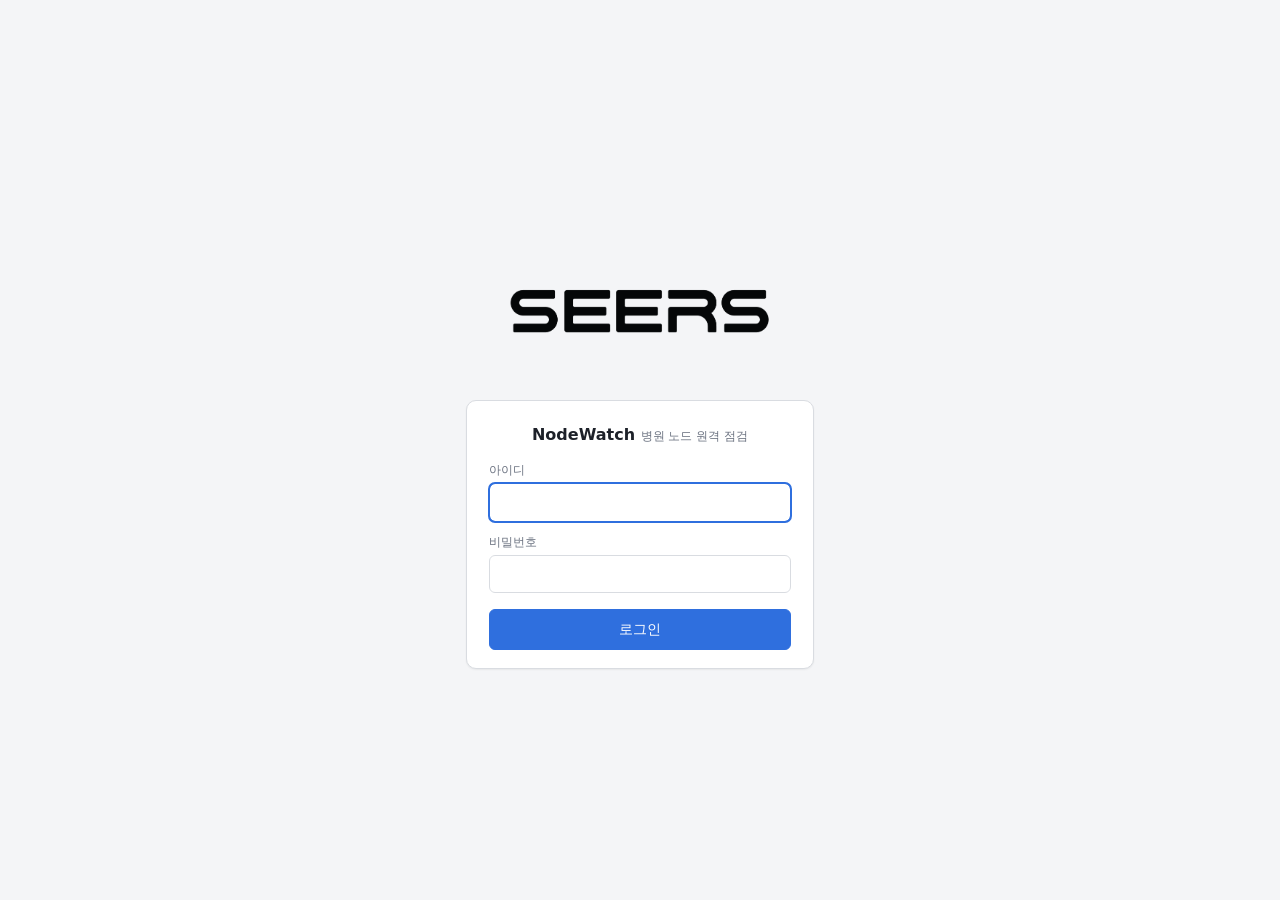
<file: console/app/static/login.html>
<!doctype html>
<html lang="ko">
<head>
  <meta charset="utf-8">
  <meta name="viewport" content="width=device-width, initial-scale=1">
  <title>NodeWatch 로그인</title>
  <link rel="stylesheet" href="style.css">
</head>
<body class="login-page">
  <main class="login-wrap">
    <img class="login-logo" src="img.png" alt="SEERS">
    <form id="login-form" class="login-card" autocomplete="on" novalidate>
      <h1>NodeWatch <span class="muted">병원 노드 원격 점검</span></h1>
      <label class="field">
        <span>아이디</span>
        <input id="username" name="username" type="text" autocomplete="username" required autofocus>
      </label>
      <label class="field">
        <span>비밀번호</span>
        <input id="password" name="password" type="password" autocomplete="current-password" required>
      </label>
      <p id="login-error" class="error-text" role="alert" hidden></p>
      <button id="login-btn" class="btn primary login-btn" type="submit">로그인</button>
    </form>
  </main>
  <script>
    "use strict";
    // 로그인 페이지 전용 스크립트. 성공하면 세션 쿠키(HttpOnly)가 설정되고 대시보드로 이동한다.
    const form = document.getElementById("login-form");
    const err = document.getElementById("login-error");
    const btn = document.getElementById("login-btn");

    form.addEventListener("submit", async (ev) => {
      ev.preventDefault();
      const username = form.username.value.trim();
      const password = form.password.value;
      if (!username || !password) {
        showError("아이디와 비밀번호를 입력하세요.");
        return;
      }
      btn.disabled = true;
      err.hidden = true;
      try {
        const resp = await fetch("/api/login", {
          method: "POST",
          headers: { "Content-Type": "application/json" },
          body: JSON.stringify({ username, password }),
          cache: "no-store",
        });
        if (resp.ok) {
          // 로그인 전에 열려던 탭(#events 등)이 있으면 그대로 이어서 연다
          location.replace("/" + location.hash);
          return;
        }
        let detail = `로그인 실패 (HTTP ${resp.status})`;
        try {
          const data = await resp.json();
          if (data && typeof data.detail === "string") detail = data.detail;
        } catch (e) { /* 본문 없음 */ }
        showError(detail);
        form.password.value = "";
        form.password.focus();
      } catch (e) {
        showError("콘솔에 연결할 수 없습니다.");
      } finally {
        btn.disabled = false;
      }
    });

    function showError(text) {
      err.textContent = text;
      err.hidden = false;
    }
  </script>
</body>
</html>
</file>
<file: console/app/static/style.css>
:root {
  --bg: #f4f5f7;
  --panel: #ffffff;
  --border: #d9dce1;
  --text: #1d2129;
  --muted: #6b7280;
  --grid: #e7e9ed;
  --ok: #1f9d55;
  --warn: #d48806;
  --crit: #d93026;
  --unknown: #8a9099;
  --accent: #2f6fde;
  --bar-bg: #e9ebef;
  --banner: #7a1f1a;
  --shadow: 0 1px 2px rgba(0, 0, 0, .06);
  color-scheme: light;
}

@media (prefers-color-scheme: dark) {
  :root {
    --bg: #111217;
    --panel: #181b1f;
    --border: #2c3036;
    --text: #d8d9da;
    --muted: #8e9297;
    --grid: #262a30;
    --ok: #3fb950;
    --warn: #e0a42b;
    --crit: #f2544b;
    --unknown: #7d838b;
    --accent: #5794f2;
    --bar-bg: #262a30;
    --banner: #8e2a24;
    --shadow: none;
    color-scheme: dark;
  }
}

* { box-sizing: border-box; }

body {
  margin: 0;
  background: var(--bg);
  color: var(--text);
  font: 14px/1.45 system-ui, -apple-system, "Segoe UI", "Malgun Gothic", "Apple SD Gothic Neo", sans-serif;
}

h2 { font-size: 15px; margin: 0; }
.muted { color: var(--muted); font-weight: normal; font-size: 12px; }

/* ---------------------------------------------------------------- header */

.topbar {
  display: flex; align-items: center; gap: 24px; flex-wrap: wrap;
  padding: 10px 20px; background: var(--panel); border-bottom: 1px solid var(--border);
  position: sticky; top: 0; z-index: 10;
}
.brand { font-weight: 700; font-size: 16px; }
.brand .sub { font-weight: normal; color: var(--muted); font-size: 12px; margin-left: 6px; }
.tabs { display: flex; gap: 4px; flex-wrap: wrap; }
.tabs a {
  padding: 6px 12px; border-radius: 6px; color: var(--muted); text-decoration: none;
}
.tabs a:hover { background: var(--bg); color: var(--text); }
.tabs a.active { background: var(--accent); color: #fff; }
.userbox { margin-left: auto; display: flex; align-items: center; gap: 10px; }
.role-tag { font-size: 11px; padding: 1px 6px; border-radius: 4px; border: 1px solid var(--border); color: var(--muted); margin-left: 4px; }
/* 제어 기능은 역할을 확인하기 전까지 숨긴다 (서버도 monitor에게 403) */
.admin-only { display: none !important; }
body.role-admin .admin-only { display: revert !important; }

.banner {
  background: var(--banner); color: #fff; padding: 8px 20px; font-weight: 600;
  position: sticky; top: 49px; z-index: 9;
}
body.disconnected main { opacity: .45; filter: grayscale(.4); }

main { padding: 16px 20px 40px; max-width: 1400px; margin: 0 auto; }

/* ---------------------------------------------------------------- common */

.box, .card, .panel {
  background: var(--panel); border: 1px solid var(--border); border-radius: 8px; box-shadow: var(--shadow);
}
.box { padding: 14px 16px; }
.box-head { display: flex; justify-content: space-between; align-items: center; gap: 12px; margin-bottom: 10px; }

.btn {
  font: inherit; padding: 6px 14px; border-radius: 6px; cursor: pointer;
  border: 1px solid var(--border); background: var(--panel); color: var(--text);
}
.btn:hover:not(:disabled) { border-color: var(--accent); }
.btn:disabled { opacity: .5; cursor: not-allowed; }
.btn.primary { background: var(--accent); border-color: var(--accent); color: #fff; }
.btn.danger { background: var(--crit); border-color: var(--crit); color: #fff; }
.btn.small { padding: 3px 10px; font-size: 12px; }

select, input[type=number] {
  font: inherit; padding: 5px 8px; border: 1px solid var(--border); border-radius: 6px;
  background: var(--panel); color: var(--text);
}
.field { display: flex; flex-direction: column; gap: 4px; margin-bottom: 12px; }
.field > span { font-size: 12px; color: var(--muted); }
.check { display: inline-flex; align-items: center; gap: 6px; cursor: pointer; }

.warn-text { color: var(--warn); margin: 10px 0 0; }
.error-text { color: var(--crit); margin: 10px 0 0; }

/* 상태 배지 */
.badge {
  display: inline-block; padding: 1px 8px; border-radius: 999px; font-size: 12px; font-weight: 600;
  color: #fff; white-space: nowrap;
}
.s-HEALTHY, .r-SUCCESS, .j-COMPLETED { background: var(--ok); }
.s-WARNING, .j-PARTIAL { background: var(--warn); }
.s-CRITICAL, .s-UNREACHABLE, .r-FAILED, .j-FAILED { background: var(--crit); }
.s-UNKNOWN, .r-UNKNOWN, .r-PENDING, .j-INTERRUPTED { background: var(--unknown); }
.r-RUNNING, .j-RUNNING { background: var(--accent); }
.badge.outline { background: transparent; color: var(--warn); border: 1px solid var(--warn); }
.risk-HIGH { background: var(--crit); }
.risk-MEDIUM { background: var(--warn); }
.risk-LOW { background: var(--accent); }
.risk-NONE { background: var(--unknown); }

/* ---------------------------------------------------------------- tab 1: status */

.summary { display: flex; gap: 12px; flex-wrap: wrap; margin-bottom: 14px; }
.summary .stat {
  background: var(--panel); border: 1px solid var(--border); border-radius: 8px;
  padding: 8px 16px; min-width: 110px; border-left-width: 4px;
}
.summary .stat .n { font-size: 22px; font-weight: 700; }
.summary .stat .l { font-size: 12px; color: var(--muted); }
.stat.ok { border-left-color: var(--ok); }
.stat.warn { border-left-color: var(--warn); }
.stat.crit { border-left-color: var(--crit); }
.stat.unknown { border-left-color: var(--unknown); }

.cards { display: grid; grid-template-columns: repeat(auto-fill, minmax(300px, 1fr)); gap: 14px; }
.card { padding: 14px 16px; border-top-width: 4px; }
.card.st-HEALTHY { border-top-color: var(--ok); }
.card.st-WARNING { border-top-color: var(--warn); }
.card.st-CRITICAL, .card.st-UNREACHABLE { border-top-color: var(--crit); }
.card.st-UNKNOWN { border-top-color: var(--unknown); }
.card-head { display: flex; justify-content: space-between; align-items: baseline; gap: 8px; }
.card-head .name { font-size: 16px; font-weight: 700; }
.card-head .id { color: var(--muted); font-size: 12px; margin-left: 6px; }
.reasons { margin: 8px 0; padding-left: 18px; color: var(--text); min-height: 1.45em; }
.reasons li { font-size: 13px; }
.reasons.none { list-style: none; padding-left: 0; color: var(--muted); }
.stale-values { opacity: .55; }

.metric { display: grid; grid-template-columns: 42px 1fr 52px; align-items: center; gap: 8px; margin: 5px 0; }
.metric .k { font-size: 12px; color: var(--muted); }
.metric .v { text-align: right; font-variant-numeric: tabular-nums; font-size: 13px; }
.bar { position: relative; height: 8px; background: var(--bar-bg); border-radius: 4px; overflow: hidden; }
.bar > i { position: absolute; inset: 0 auto 0 0; background: var(--ok); border-radius: 4px; }
.bar > i.warn { background: var(--warn); }
.bar > i.crit { background: var(--crit); }
.bar > b { position: absolute; top: 0; bottom: 0; width: 1px; background: var(--muted); opacity: .6; }

.daemons { margin: 10px 0 6px; padding: 0; list-style: none; font-size: 13px; }
.daemons li { display: flex; justify-content: space-between; padding: 2px 0; border-bottom: 1px dashed var(--grid); }
.daemons li:last-child { border-bottom: 0; }
.d-RUNNING { color: var(--ok); }
.d-STOPPED { color: var(--crit); font-weight: 600; }
.d-RESTARTING { color: var(--warn); }
.card-foot { display: flex; justify-content: space-between; gap: 8px; font-size: 12px; color: var(--muted); margin-top: 8px; flex-wrap: wrap; }
.fail-badge { background: var(--warn); color: #fff; border-radius: 4px; padding: 0 6px; font-weight: 600; }

/* 시계열 */
.section-title { margin: 26px 0 8px; }
.legend { display: flex; gap: 16px; flex-wrap: wrap; font-size: 12px; margin-bottom: 8px; }
.legend span { display: inline-flex; align-items: center; gap: 6px; }
.legend i { width: 14px; height: 3px; border-radius: 2px; display: inline-block; }
.panels { display: grid; grid-template-columns: repeat(2, minmax(0, 1fr)); gap: 14px; }
@media (max-width: 900px) { .panels { grid-template-columns: 1fr; } }
.panel { padding: 10px 12px 6px; }
.panel h3 { font-size: 13px; margin: 0 0 4px; font-weight: 600; }
.panel svg { display: block; width: 100%; height: 190px; overflow: visible; }
.panel .axis text { fill: var(--muted); font-size: 10px; }
.panel .gridline { stroke: var(--grid); stroke-width: 1; }
.panel .thr { stroke-width: 1; stroke-dasharray: 4 3; }
.panel .thr.warn { stroke: var(--warn); }
.panel .thr.crit { stroke: var(--crit); }
.panel .series { fill: none; stroke-width: 1.8; stroke-linejoin: round; stroke-linecap: round; }
.panel .cursor { stroke: var(--muted); stroke-width: 1; }
.panel .empty { fill: var(--muted); font-size: 12px; }
.tooltip {
  position: fixed; z-index: 50; pointer-events: none; background: var(--panel); color: var(--text);
  border: 1px solid var(--border); border-radius: 6px; padding: 6px 10px; font-size: 12px;
  box-shadow: 0 4px 12px rgba(0, 0, 0, .18); font-variant-numeric: tabular-nums;
}
.tooltip .t { color: var(--muted); margin-bottom: 2px; }
.tooltip i { display: inline-block; width: 10px; height: 3px; margin-right: 6px; vertical-align: middle; }

/* ---------------------------------------------------------------- tab 2: control */

.control-grid { display: grid; grid-template-columns: minmax(280px, 1fr) minmax(300px, 1.2fr); gap: 14px; align-items: start; }
@media (max-width: 760px) { .control-grid { grid-template-columns: 1fr; } }
.target-list { display: flex; flex-direction: column; gap: 4px; }
.target-list label { display: flex; align-items: center; gap: 8px; padding: 6px 8px; border-radius: 6px; cursor: pointer; }
.target-list label:hover { background: var(--bg); }
.target-list .id { color: var(--muted); font-size: 12px; }
.target-list .badge { margin-left: auto; }
.action-meta { margin: -4px 0 12px; font-size: 12px; color: var(--muted); display: flex; gap: 8px; align-items: center; }

/* ---------------------------------------------------------------- tab 3: history */

.table-wrap { overflow-x: auto; background: var(--panel); border: 1px solid var(--border); border-radius: 8px; }
.table { width: 100%; border-collapse: collapse; font-size: 13px; }
.table th, .table td { padding: 8px 10px; text-align: left; border-bottom: 1px solid var(--grid); vertical-align: top; }
.table th { color: var(--muted); font-weight: 600; font-size: 12px; background: var(--bg); }
.table tbody tr.click { cursor: pointer; }
.table tbody tr.click:hover { background: var(--bg); }
.counts span { margin-right: 8px; white-space: nowrap; }
.c-SUCCESS { color: var(--ok); }
.c-FAILED { color: var(--crit); }
.c-UNKNOWN { color: var(--unknown); }
.c-RUNNING, .c-PENDING { color: var(--accent); }

.detail-head { display: flex; justify-content: space-between; align-items: center; gap: 12px; flex-wrap: wrap; margin-bottom: 12px; }
.detail-meta { display: grid; grid-template-columns: repeat(auto-fill, minmax(200px, 1fr)); gap: 6px 16px; font-size: 13px; margin-bottom: 14px; }
.detail-meta dt { color: var(--muted); font-size: 12px; }
.detail-meta dd { margin: 0; word-break: break-all; }
.detail-actions { display: flex; gap: 8px; flex-wrap: wrap; align-items: center; }
.note { font-size: 12px; color: var(--muted); margin: 8px 0 0; }
details.output summary { cursor: pointer; color: var(--accent); font-size: 12px; }
details.output pre {
  margin: 6px 0 0; padding: 8px 10px; background: var(--bg); border: 1px solid var(--border); border-radius: 6px;
  max-height: 320px; overflow: auto; font-size: 12px; white-space: pre-wrap; word-break: break-all;
}
.mono { font-family: ui-monospace, SFMono-Regular, Consolas, monospace; font-size: 12px; }

/* ---------------------------------------------------------------- tab 4: events */

.field.inline { flex-direction: row; align-items: center; gap: 8px; margin: 0; }
.timeline { display: flex; flex-direction: column; gap: 6px; }
.tl-date { margin: 14px 0 2px; font-size: 12px; font-weight: 600; color: var(--muted); }
.tl-date:first-child { margin-top: 0; }
.tl-item {
  display: grid; grid-template-columns: 76px 150px 1fr auto; gap: 12px; align-items: start;
  background: var(--panel); border: 1px solid var(--border); border-left: 4px solid var(--unknown);
  border-radius: 6px; padding: 8px 12px;
}
.tl-item.to-HEALTHY { border-left-color: var(--ok); }
.tl-item.to-WARNING { border-left-color: var(--warn); }
.tl-item.to-CRITICAL, .tl-item.to-UNREACHABLE { border-left-color: var(--crit); }
.tl-time { font-variant-numeric: tabular-nums; font-size: 13px; }
.tl-node .id { color: var(--muted); font-size: 12px; margin-left: 4px; }
.tl-change { display: flex; align-items: center; gap: 6px; flex-wrap: wrap; }
.tl-change .arrow { color: var(--muted); }
.tl-reasons { margin: 4px 0 0; padding-left: 18px; font-size: 12px; color: var(--muted); }
.tl-held { font-size: 12px; color: var(--muted); white-space: nowrap; text-align: right; }
.more { text-align: center; margin-top: 12px; }
@media (max-width: 760px) {
  .tl-item { grid-template-columns: 64px 1fr; }
  .tl-held { grid-column: 2; text-align: left; }
}

/* ---------------------------------------------------------------- tab 5: demo */

.demo-note { background: var(--panel); border: 1px dashed var(--warn); color: var(--text); padding: 8px 12px; border-radius: 8px; }
.chaos-row { display: flex; align-items: center; gap: 8px; margin: 8px 0; flex-wrap: wrap; }
.chaos-row > span:first-child { width: 90px; font-size: 12px; color: var(--muted); }
.chaos-row input[type=number] { width: 100px; }
.chaos-state { font-size: 12px; color: var(--muted); margin-top: 8px; }
.chaos-state.active { color: var(--warn); font-weight: 600; }

/* ---------------------------------------------------------------- login */

.login-page { min-height: 100vh; display: flex; align-items: center; justify-content: center; }
.login-wrap { display: flex; flex-direction: column; align-items: center; gap: 8px; width: 100%; max-width: 380px; padding: 24px 16px; }
.login-logo { width: 100%; max-width: 320px; height: auto; display: block; }
.login-card {
  width: 100%; background: var(--panel); border: 1px solid var(--border); border-radius: 10px;
  box-shadow: var(--shadow); padding: 22px 22px 18px;
}
.login-card h1 { font-size: 16px; margin: 0 0 16px; text-align: center; }
.login-card input {
  font: inherit; padding: 8px 10px; border: 1px solid var(--border); border-radius: 6px;
  background: var(--panel); color: var(--text); width: 100%;
}
.login-card input:focus { outline: 2px solid var(--accent); outline-offset: -1px; border-color: var(--accent); }
.login-btn { width: 100%; padding: 9px 14px; margin-top: 4px; }
.login-card .error-text { margin: 0 0 10px; font-size: 13px; }
/* 로고는 검은 글자라 어두운 배경에서는 반전해 보이게 한다 */
@media (prefers-color-scheme: dark) { .login-logo { filter: invert(1); } }

/* ---------------------------------------------------------------- dialog */

dialog {
  border: 1px solid var(--border); border-radius: 10px; padding: 18px 20px; min-width: 340px; max-width: 520px;
  background: var(--panel); color: var(--text);
}
dialog::backdrop { background: rgba(0, 0, 0, .45); }
dialog ul { padding-left: 18px; }
.dialog-actions { display: flex; justify-content: flex-end; gap: 8px; margin-top: 14px; }
</file>
